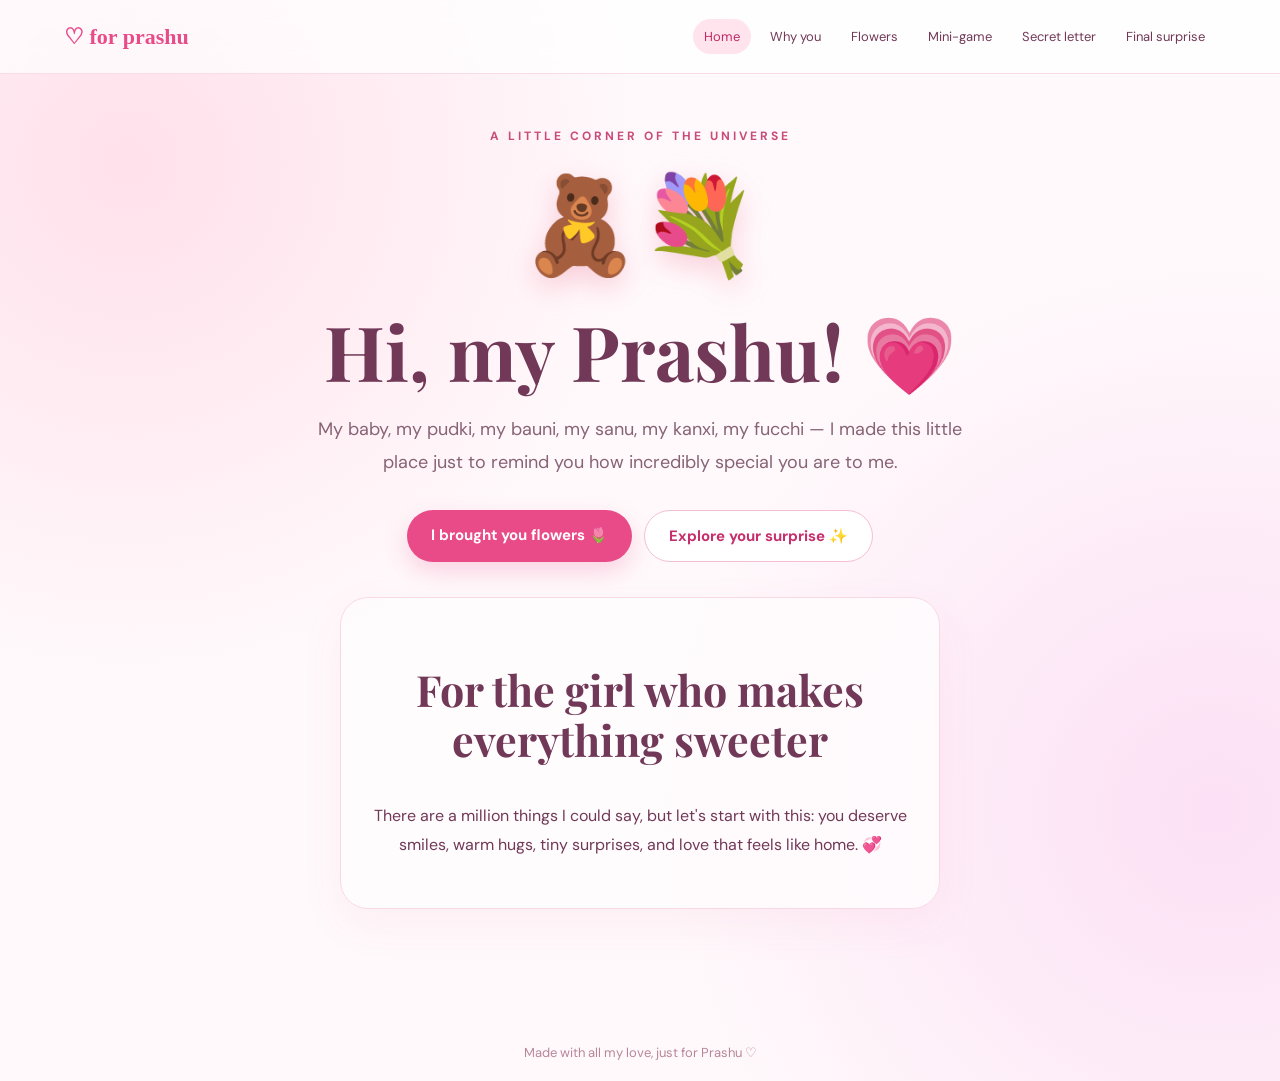
<file: index.html>
<!doctype html><html lang="en"><head><meta charset="utf-8"><meta name="viewport" content="width=device-width,initial-scale=1"><meta name="theme-color" content="#fff1f6"><title>My favorite girl · For Prashu 💗</title><link rel="stylesheet" href="style.css"></head><body><div class="hearts" aria-hidden="true"></div><nav><a class="logo" href="index.html">♡ for prashu</a><div class="links"><a class="active" href="index.html">Home</a><a class="" href="reasons.html">Why you</a><a class="" href="flowers.html">Flowers</a><a class="" href="game.html">Mini-game</a><a class="" href="letter.html">Secret letter</a><a class="" href="forever.html">Final surprise</a></div></nav><main class="content"><div class="eyebrow">A little corner of the universe</div><div class="hero-art">🧸💐</div><h1>Hi, my Prashu! 💗</h1><p class="lead">My baby, my pudki, my bauni, my sanu, my kanxi, my fucchi — I made this little place just to remind you how incredibly special you are to me.</p><div class="actions"><a class="btn" href="flowers.html">I brought you flowers 🌷</a><a class="btn alt" href="reasons.html">Explore your surprise ✨</a></div><div class="card" style="max-width:600px;margin:35px auto"><h2>For the girl who makes everything sweeter</h2><p>There are a million things I could say, but let's start with this: you deserve smiles, warm hugs, tiny surprises, and love that feels like home. 💞</p></div></main><div class="footer">Made with all my love, just for Prashu ♡</div><script src="script.js"></script></body></html>
</file>
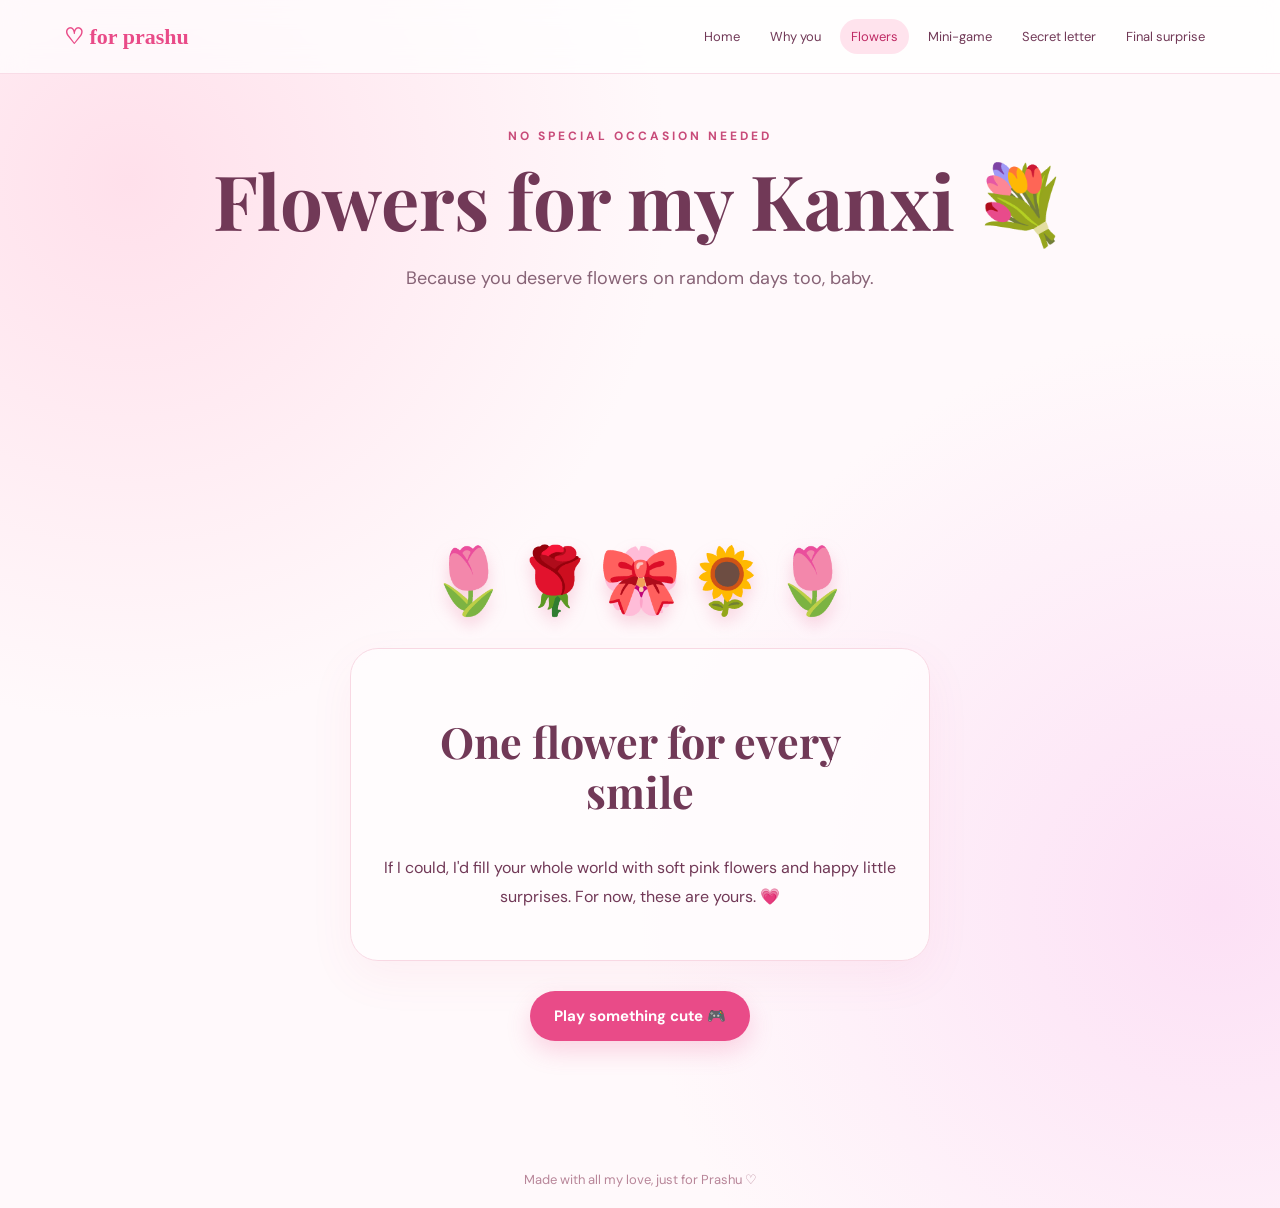
<file: flowers.html>
<!doctype html><html lang="en"><head><meta charset="utf-8"><meta name="viewport" content="width=device-width,initial-scale=1"><meta name="theme-color" content="#fff1f6"><title>Flowers for my girl · For Prashu 💗</title><link rel="stylesheet" href="style.css"></head><body><div class="hearts" aria-hidden="true"></div><nav><a class="logo" href="index.html">♡ for prashu</a><div class="links"><a class="" href="index.html">Home</a><a class="" href="reasons.html">Why you</a><a class="active" href="flowers.html">Flowers</a><a class="" href="game.html">Mini-game</a><a class="" href="letter.html">Secret letter</a><a class="" href="forever.html">Final surprise</a></div></nav><main class="content"><div class="eyebrow">No special occasion needed</div><h1>Flowers for my Kanxi 💐</h1><p class="lead">Because you deserve flowers on random days too, baby.</p><div class="bouquet" aria-label="Animated bouquet of flowers"><span class="flower">🌷</span><span class="flower">🌹</span><span class="flower">🌸</span><span class="flower">🌻</span><span class="flower">🌷</span><span class="ribbon">🎀</span></div><div class="card" style="max-width:580px;margin:auto"><h2>One flower for every smile</h2><p>If I could, I'd fill your whole world with soft pink flowers and happy little surprises. For now, these are yours. 💗</p></div><div class="actions"><a class="btn" href="game.html">Play something cute 🎮</a></div></main><div class="footer">Made with all my love, just for Prashu ♡</div><script src="script.js"></script></body></html>
</file>
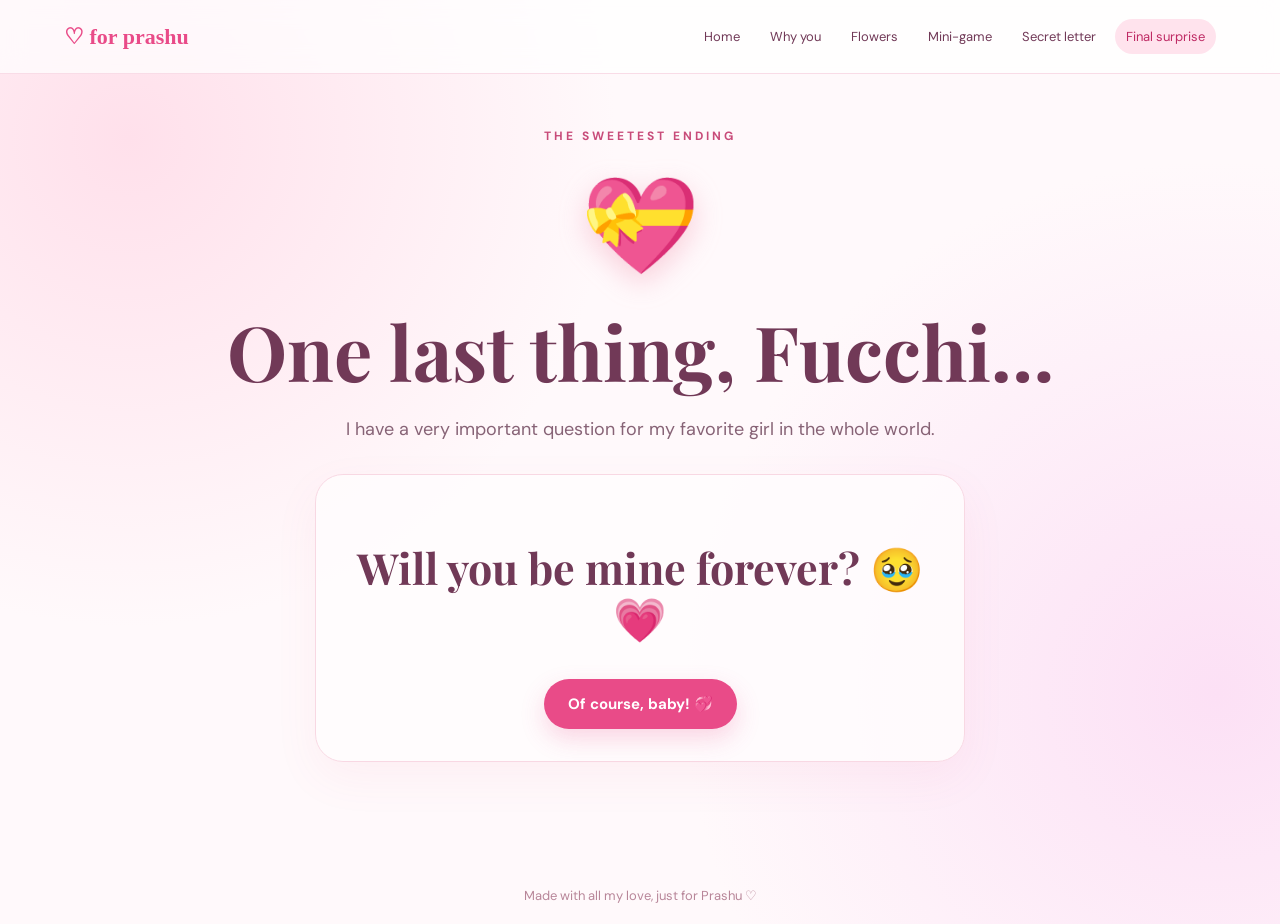
<file: forever.html>
<!doctype html><html lang="en"><head><meta charset="utf-8"><meta name="viewport" content="width=device-width,initial-scale=1"><meta name="theme-color" content="#fff1f6"><title>One last surprise · For Prashu 💗</title><link rel="stylesheet" href="style.css"></head><body><div class="hearts" aria-hidden="true"></div><nav><a class="logo" href="index.html">♡ for prashu</a><div class="links"><a class="" href="index.html">Home</a><a class="" href="reasons.html">Why you</a><a class="" href="flowers.html">Flowers</a><a class="" href="game.html">Mini-game</a><a class="" href="letter.html">Secret letter</a><a class="active" href="forever.html">Final surprise</a></div></nav><main class="content"><div class="eyebrow">The sweetest ending</div><div class="hero-art">💝</div><h1>One last thing, Fucchi…</h1><p class="lead">I have a very important question for my favorite girl in the whole world.</p><div class="card" style="max-width:650px;margin:25px auto"><h2>Will you be mine forever? 🥹💗</h2><button id="forever-button" class="btn" onclick="revealForever()">Of course, baby! 💞</button><div id="forever-message" class="hidden"><div style="font-size:65px">🥹💍💕</div><h2>YAYYY, MY PRASHU!!</h2><p>Sending you a thousand virtual hugs, forehead kisses, and all the love in my heart. I love you, sanu! 💗</p><a class="btn alt" href="index.html">Start our little adventure again ♡</a></div></div></main><div class="footer">Made with all my love, just for Prashu ♡</div><script src="script.js"></script></body></html>
</file>
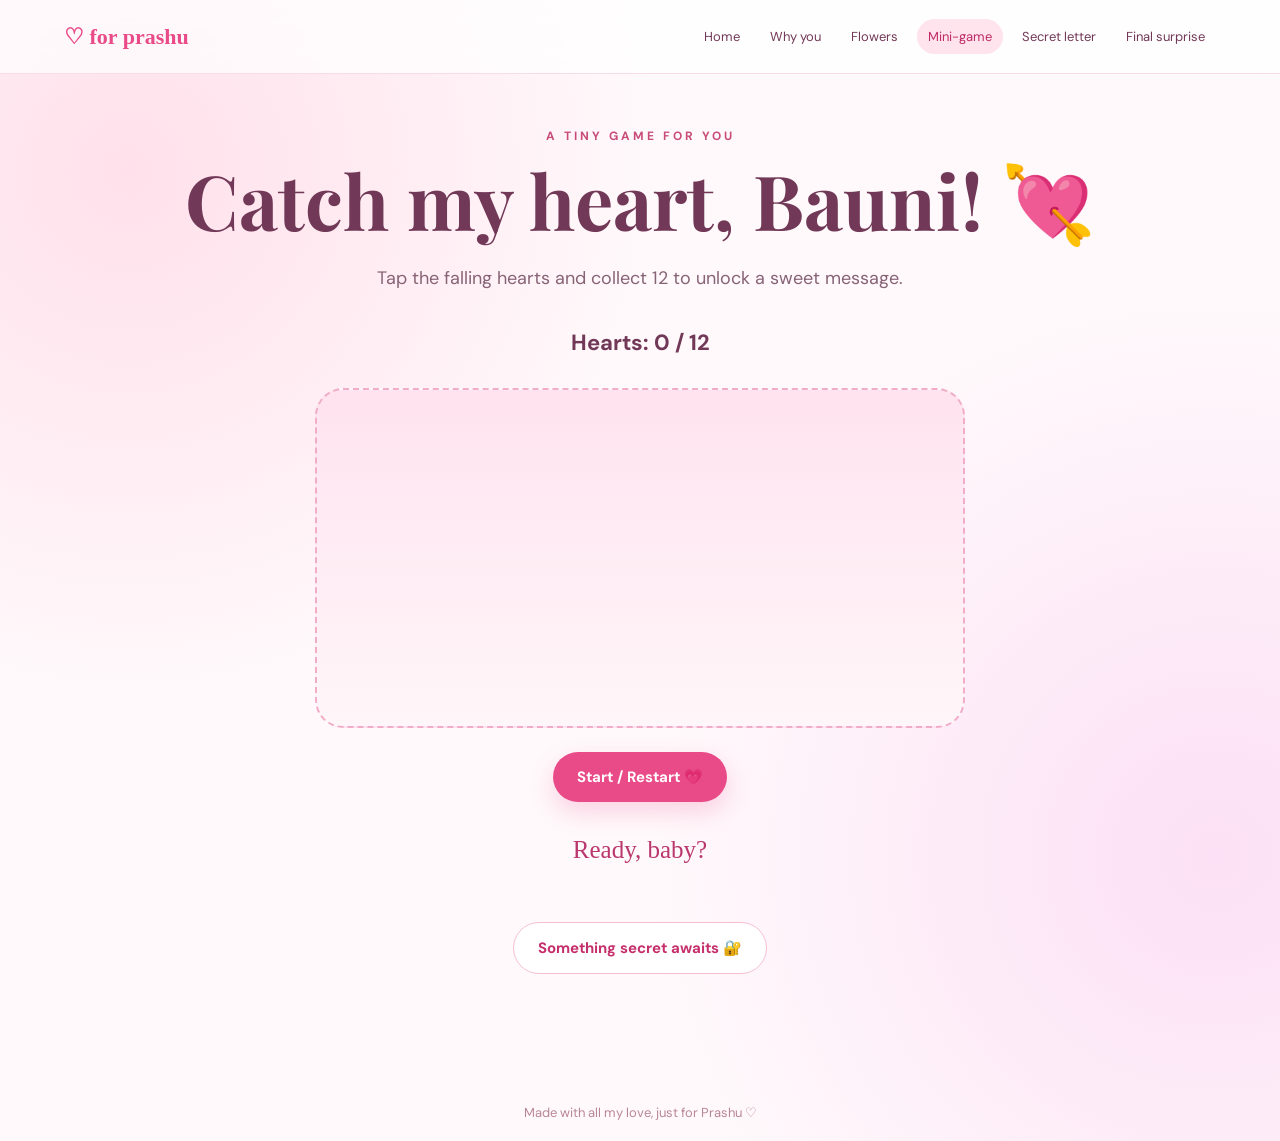
<file: game.html>
<!doctype html><html lang="en"><head><meta charset="utf-8"><meta name="viewport" content="width=device-width,initial-scale=1"><meta name="theme-color" content="#fff1f6"><title>Catch my heart · For Prashu 💗</title><link rel="stylesheet" href="style.css"></head><body><div class="hearts" aria-hidden="true"></div><nav><a class="logo" href="index.html">♡ for prashu</a><div class="links"><a class="" href="index.html">Home</a><a class="" href="reasons.html">Why you</a><a class="" href="flowers.html">Flowers</a><a class="active" href="game.html">Mini-game</a><a class="" href="letter.html">Secret letter</a><a class="" href="forever.html">Final surprise</a></div></nav><main class="content"><div class="eyebrow">A tiny game for you</div><h1>Catch my heart, Bauni! 💘</h1><p class="lead">Tap the falling hearts and collect 12 to unlock a sweet message.</p><p class="score">Hearts: <span id="score">0</span> / 12</p><div class="game" id="game" aria-label="Heart-catching game"></div><button class="btn" onclick="startGame()">Start / Restart 💗</button><p class="message" id="game-msg" aria-live="polite">Ready, baby?</p><div class="actions"><a class="btn alt" href="letter.html">Something secret awaits 🔐</a></div></main><div class="footer">Made with all my love, just for Prashu ♡</div><script src="script.js"></script></body></html>
</file>
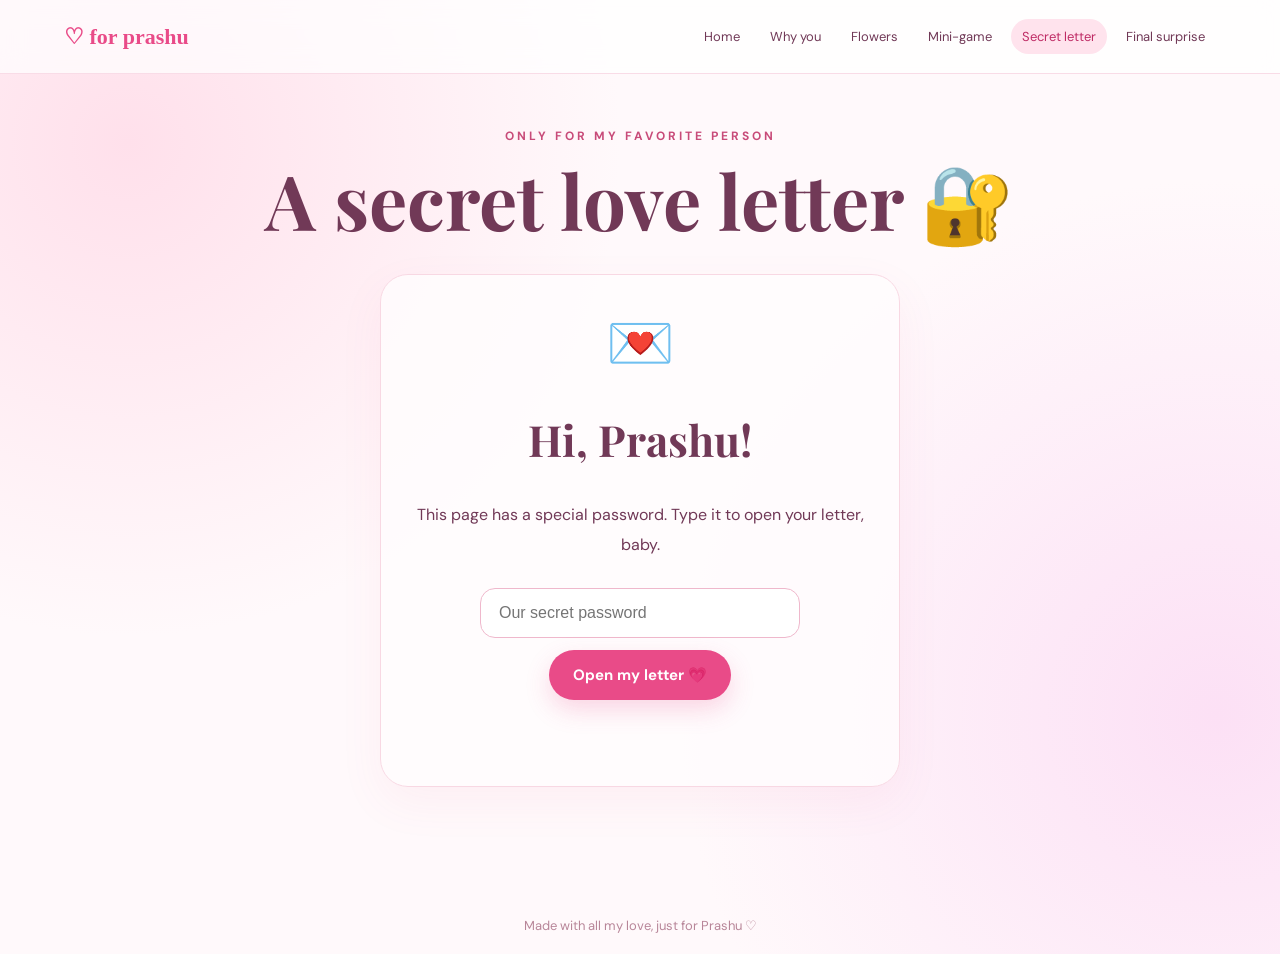
<file: letter.html>
<!doctype html><html lang="en"><head><meta charset="utf-8"><meta name="viewport" content="width=device-width,initial-scale=1"><meta name="theme-color" content="#fff1f6"><title>A secret letter · For Prashu 💗</title><link rel="stylesheet" href="style.css"></head><body><div class="hearts" aria-hidden="true"></div><nav><a class="logo" href="index.html">♡ for prashu</a><div class="links"><a class="" href="index.html">Home</a><a class="" href="reasons.html">Why you</a><a class="" href="flowers.html">Flowers</a><a class="" href="game.html">Mini-game</a><a class="active" href="letter.html">Secret letter</a><a class="" href="forever.html">Final surprise</a></div></nav><main class="content"><div class="eyebrow">Only for my favorite person</div><h1>A secret love letter 🔐</h1><div id="lock" class="card" style="max-width:520px;margin:30px auto"><div style="font-size:55px">💌</div><h2>Hi, Prashu!</h2><p>This page has a special password. Type it to open your letter, baby.</p><input class="input" id="password" type="password" placeholder="Our secret password" aria-label="Secret password" onkeydown="if(event.key==='Enter')unlock()"><div><button class="btn" onclick="unlock()">Open my letter 💗</button></div><p class="error" id="error" aria-live="polite"></p></div><div id="secret" class="hidden"><article class="letter"><h2>To my sweetest Prashu,</h2><p>My baby, my pudki, my bauni, my sanu, my kanxi, my fucchi… you have so many names in my heart, and every single one makes me smile.</p><p>I wanted to make something small but meaningful, something you could open whenever you needed a little extra love. I hope these tiny pages make you smile the way you make me smile.</p><p>You don't have to be perfect. You don't have to do anything extraordinary. I adore the person you are — your sweetness, your silliness, and every little thing that makes you <em>you</em>.</p><p>I hope your days are full of happiness, your worries feel lighter, and you always remember how deeply you are cherished.</p><p>Love you so much, my sanu. 💗</p><p style="text-align:right">Forever yours,<br><strong>Sam ♡</strong></p></article><a class="btn" href="forever.html">One last surprise ✨</a></div></main><div class="footer">Made with all my love, just for Prashu ♡</div><script src="script.js"></script></body></html>
</file>
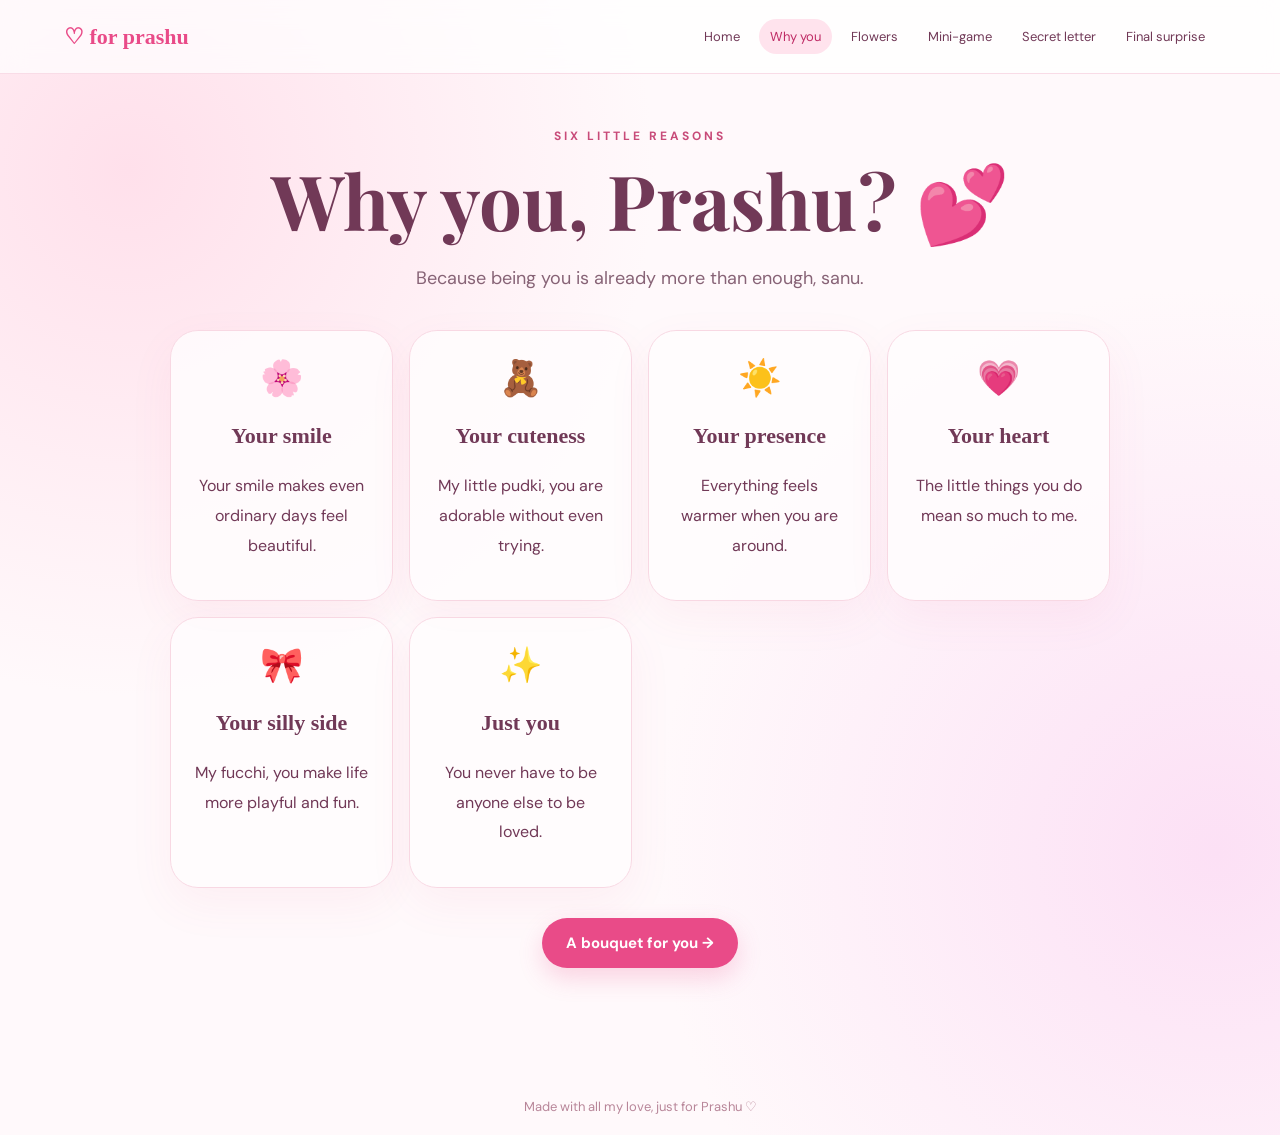
<file: reasons.html>
<!doctype html><html lang="en"><head><meta charset="utf-8"><meta name="viewport" content="width=device-width,initial-scale=1"><meta name="theme-color" content="#fff1f6"><title>Why I adore you · For Prashu 💗</title><link rel="stylesheet" href="style.css"></head><body><div class="hearts" aria-hidden="true"></div><nav><a class="logo" href="index.html">♡ for prashu</a><div class="links"><a class="" href="index.html">Home</a><a class="active" href="reasons.html">Why you</a><a class="" href="flowers.html">Flowers</a><a class="" href="game.html">Mini-game</a><a class="" href="letter.html">Secret letter</a><a class="" href="forever.html">Final surprise</a></div></nav><main class="content"><div class="eyebrow">Six little reasons</div><h1>Why you, Prashu? 💕</h1><p class="lead">Because being you is already more than enough, sanu.</p><div class="grid"><div class="card"><div class="emoji">🌸</div><h3>Your smile</h3><p>Your smile makes even ordinary days feel beautiful.</p></div><div class="card"><div class="emoji">🧸</div><h3>Your cuteness</h3><p>My little pudki, you are adorable without even trying.</p></div><div class="card"><div class="emoji">☀️</div><h3>Your presence</h3><p>Everything feels warmer when you are around.</p></div><div class="card"><div class="emoji">💗</div><h3>Your heart</h3><p>The little things you do mean so much to me.</p></div><div class="card"><div class="emoji">🎀</div><h3>Your silly side</h3><p>My fucchi, you make life more playful and fun.</p></div><div class="card"><div class="emoji">✨</div><h3>Just you</h3><p>You never have to be anyone else to be loved.</p></div></div><div class="actions"><a class="btn" href="flowers.html">A bouquet for you →</a></div></main><div class="footer">Made with all my love, just for Prashu ♡</div><script src="script.js"></script></body></html>
</file>
<file: style.css>
@import url('https://fonts.googleapis.com/css2?family=DM+Sans:wght@400;500;600;700&family=Playfair+Display:wght@500;600;700&display=swap');:root{--pink:#e94b88;--ink:#713957;--cream:#fff7f9;--muted:#946d7d}*{box-sizing:border-box}body{margin:0;background:radial-gradient(circle at 10% 15%,#ffe0eb,transparent 35%),radial-gradient(circle at 95% 75%,#fce0f5,transparent 38%),#fff9fb;color:var(--ink);font-family:'DM Sans',sans-serif;min-height:100vh}nav{display:flex;align-items:center;justify-content:space-between;gap:16px;padding:19px max(5vw,20px);background:#ffffffb8;backdrop-filter:blur(12px);position:sticky;top:0;z-index:5;border-bottom:1px solid #f9dce7}nav .logo{font-family:Georgia,serif;font-size:22px;font-weight:bold;color:var(--pink);text-decoration:none}nav .links{display:flex;flex-wrap:wrap;gap:8px}nav .links a{font-size:13px;text-decoration:none;color:var(--ink);padding:9px 11px;border-radius:20px}nav .links a:hover,nav .links a.active{background:#ffe3ed;color:#bf2b65}main{max-width:980px;margin:auto;padding:54px 20px 80px;text-align:center}h1,h2{font-family:'Playfair Display',Georgia,serif;line-height:1.16}h1{font-size:clamp(42px,7vw,76px);margin:12px 0 18px}h2{font-size:clamp(29px,4vw,43px)}p{line-height:1.85}small,.muted{color:var(--muted)}.eyebrow{letter-spacing:3px;text-transform:uppercase;color:#c84b79;font-weight:700;font-size:12px}.lead{max-width:660px;margin:0 auto 28px;color:#876376;font-size:18px}.btn{background:var(--pink);color:white;border:0;border-radius:999px;padding:15px 24px;cursor:pointer;font:700 15px 'DM Sans',sans-serif;box-shadow:0 10px 24px #e94b8838;display:inline-block;text-decoration:none;transition:.2s}.btn:hover{transform:translateY(-3px);background:#d92f71}.btn.alt{background:white;color:#c52f6b;border:1px solid #f4bfd2;box-shadow:none}.actions{display:flex;gap:12px;flex-wrap:wrap;justify-content:center;margin:30px auto}.card{background:#fffcfdde;border:1px solid #f8d8e3;border-radius:28px;padding:32px;box-shadow:0 16px 45px #d84d8310}.grid{display:grid;grid-template-columns:repeat(auto-fit,minmax(220px,1fr));gap:16px;margin-top:35px}.grid .card{padding:24px}.grid .card .emoji{font-size:35px}.grid .card h3{font-family:Georgia,serif;font-size:22px}.hero-art{font-size:95px;margin:20px auto;filter:drop-shadow(0 10px 14px #ed86a45c);animation:bob 3s ease-in-out infinite}.hearts{position:fixed;inset:0;pointer-events:none;overflow:hidden;z-index:0}.heart{position:absolute;bottom:-40px;animation:float 8s linear forwards;opacity:.45}.content{position:relative;z-index:1}.letter{max-width:700px;margin:30px auto;text-align:left;padding:clamp(24px,5vw,52px);background:#fffdf8;border:1px solid #f2d9c7;border-radius:14px;box-shadow:0 15px 45px #a65c6b22;font-family:Georgia,serif;font-size:19px;line-height:1.9}.letter p{line-height:1.9}.input{width:min(100%,320px);padding:15px 18px;border:1px solid #efb8cc;border-radius:15px;font-size:16px;margin:12px}.hidden{display:none!important}.error{color:#c92757;min-height:22px}.bouquet{height:300px;display:flex;align-items:flex-end;justify-content:center;gap:5px;margin:18px auto 25px;position:relative}.flower{font-size:65px;display:inline-block;transform-origin:bottom;animation:grow .9s backwards,bob 3s ease-in-out infinite;filter:drop-shadow(0 8px 8px #e36a9144)}.flower:nth-child(2){animation-delay:.2s}.flower:nth-child(3){animation-delay:.4s}.flower:nth-child(4){animation-delay:.6s}.flower:nth-child(5){animation-delay:.8s}.ribbon{position:absolute;bottom:0;font-size:66px}.game{height:340px;max-width:650px;margin:24px auto;border-radius:28px;background:linear-gradient(#ffe3ef,#fff6f9);border:2px dashed #f1acc7;position:relative;overflow:hidden;touch-action:manipulation}.fall{position:absolute;font-size:35px;border:0;background:transparent;cursor:pointer;animation:drop 3.2s linear forwards}.score{font-size:22px;font-weight:bold}.message{font-family:Georgia,serif;font-size:25px;color:#ba376d;min-height:65px}.footer{text-align:center;padding:20px;color:#b88699;font-size:13px}@keyframes float{to{transform:translateY(-110vh) rotate(40deg);opacity:0}}@keyframes bob{50%{transform:translateY(-10px) rotate(3deg)}}@keyframes grow{from{transform:scale(0) rotate(-30deg);opacity:0}to{transform:scale(1);opacity:1}}@keyframes drop{to{top:110%}}@media(max-width:650px){nav{flex-direction:column;padding:13px}nav .links{justify-content:center}nav .links a{font-size:12px;padding:7px}main{padding-top:35px}.bouquet{height:220px}.flower{font-size:43px}.letter{font-size:17px}}@media(prefers-reduced-motion:reduce){*,*:before,*:after{animation-duration:.01ms!important;transition:none!important}}
</file>
